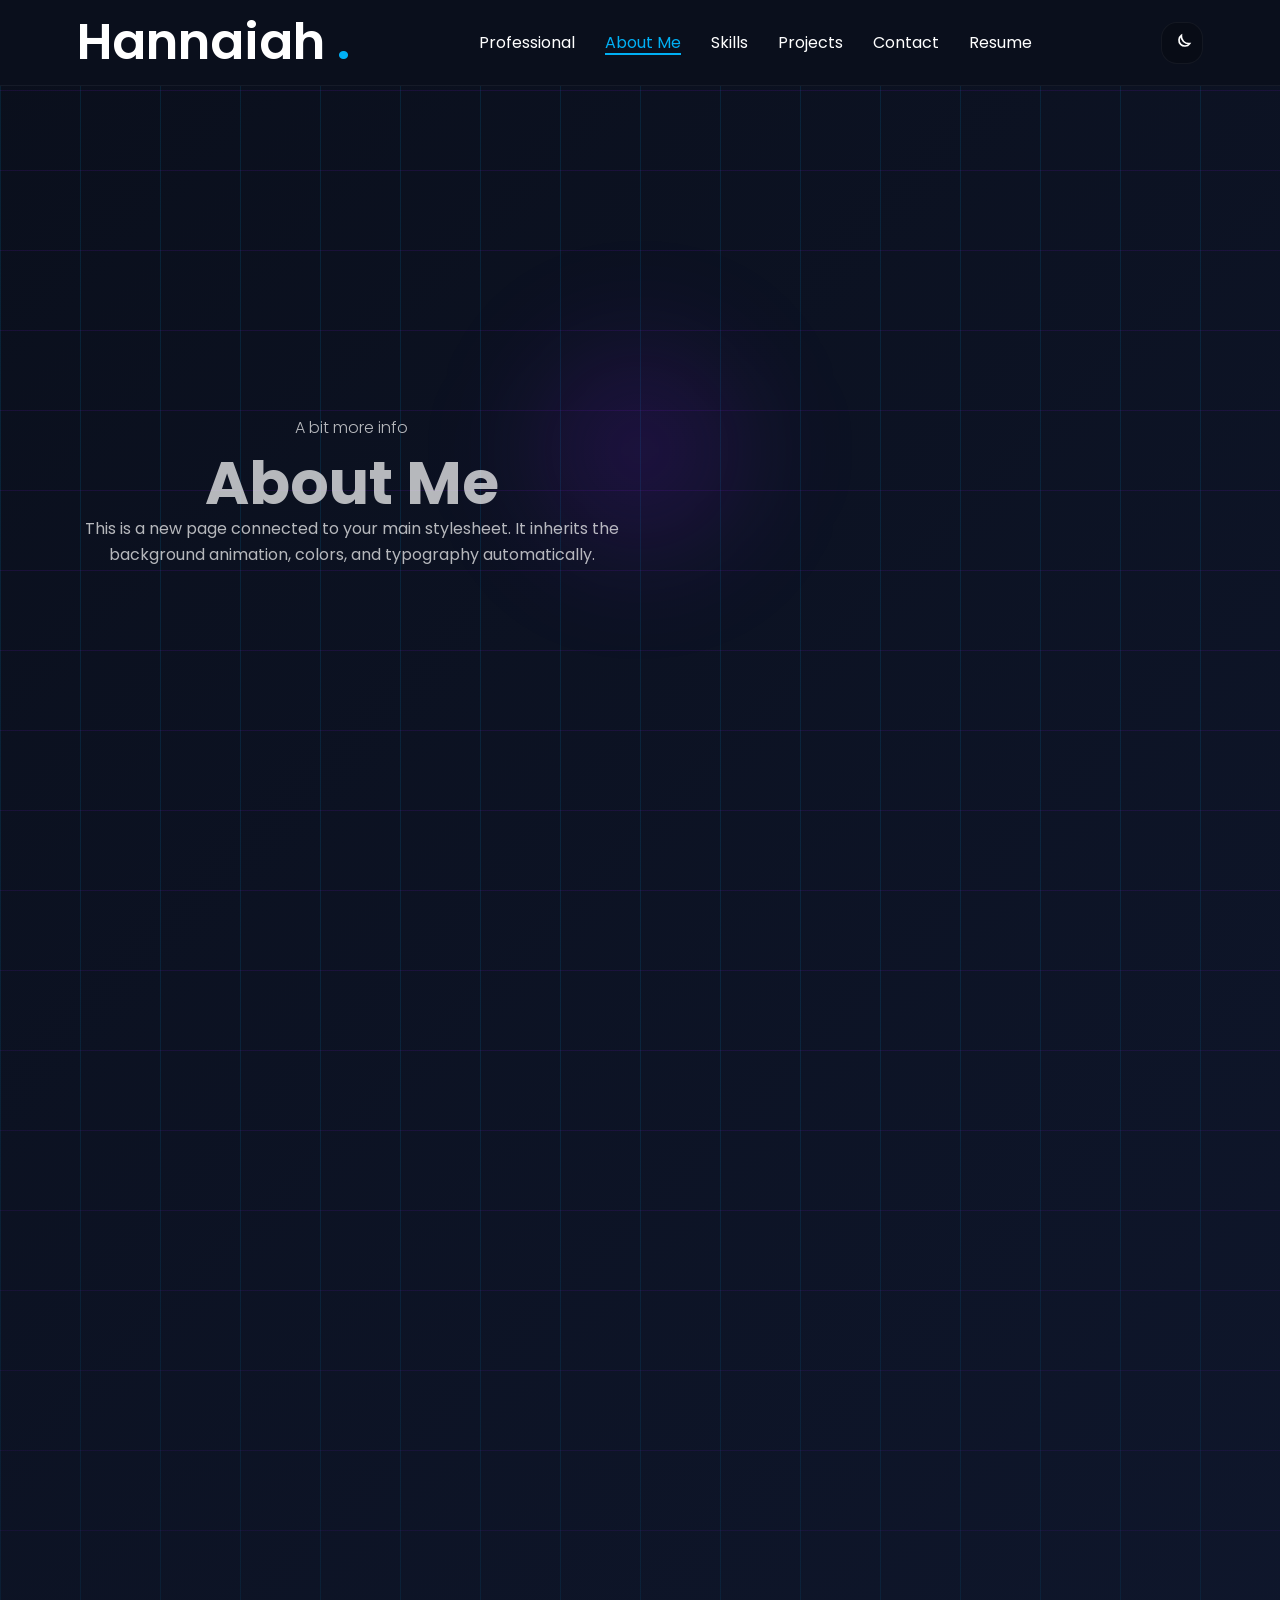
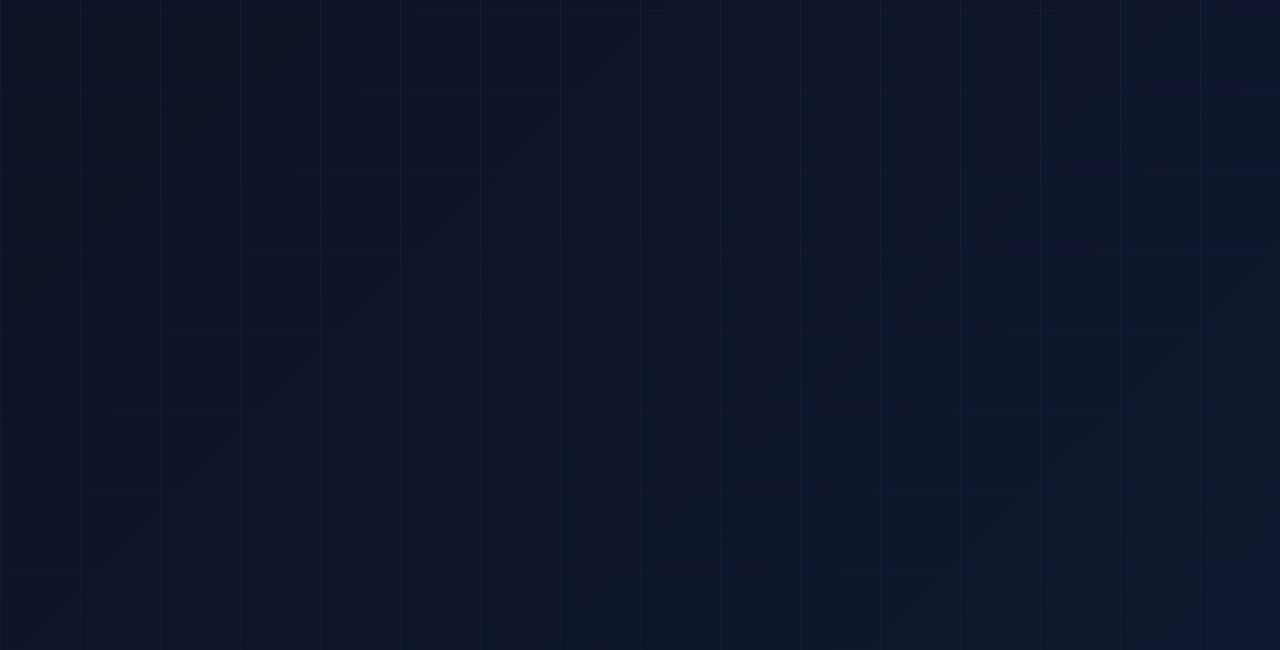
<file: FinalProj/about.html>
<!DOCTYPE html>
<html lang="en">
<head>
    <meta charset="UTF-8">
    <meta name="viewport" content="width=device-width, initial-scale=1.0">
    <title>Hannaiah Rae</title>
    
    <link rel="stylesheet" href="styles.css">

    <link rel="preconnect" href="https://fonts.googleapis.com">
    <link rel="preconnect" href="https://fonts.gstatic.com" crossorigin>
    <link href="https://fonts.googleapis.com/css2?family=Poppins:wght@300;400;600;700&display=swap" rel="stylesheet">
</head>
<body>

    <!-- Navigation Bar -->
<nav>
    <div class="nav-inner">
    <a href="index.html" class="logo">Hannaiah <span>.</span></a>

    <button id="nav-toggle" class="nav-toggle" aria-label="Toggle menu"></button>

    <div class="nav-links">
        <a href="index.html">Professional</a>
        <a href="about.html"class="active" aria-current="page">About Me</a>
        <a href="#">Skills</a>
        <a href="#">Projects</a>
        <a href="contact.html">Contact</a>
        <a href="resume.html">Resume</a>
    </div>

    <button id="theme-toggle" class="theme-toggle" aria-label="Toggle dark/light mode">
    <!-- Moon Icon -->
    <svg class="icon-moon" viewBox="0 0 24 24" fill="none" stroke="currentColor" stroke-width="2">
        <path d="M21 12.79A9 9 0 0 1 11.21 3 
        7 7 0 1 0 21 12.79z"></path>
    </svg>

    <!-- Sun Icon -->
    <svg class="icon-sun" viewBox="0 0 24 24" fill="none" stroke="currentColor" stroke-width="2">
        <circle cx="12" cy="12" r="5"></circle>
        <line x1="12" y1="1" x2="12" y2="3"></line>
        <line x1="12" y1="21" x2="12" y2="23"></line>
        <line x1="4.22" y1="4.22" x2="5.64" y2="5.64"></line>
        <line x1="18.36" y1="18.36" x2="19.78" y2="19.78"></line>
        <line x1="1" y1="12" x2="3" y2="12"></line>
        <line x1="21" y1="12" x2="23" y2="12"></line>
        <line x1="4.22" y1="19.78" x2="5.64" y2="18.36"></line>
        <line x1="18.36" y1="5.64" x2="19.78" y2="4.22"></line>
    </svg>
    </button>
    </div>
</nav>

    <!-- Main Content Section (Reusing 'hero' class for layout consistency) -->
    <section class="hero about-hero">
        <div class="hero-left">
            <h4>A bit more info</h4>
            <h1>About Me</h1>
            <p>
                This is a new page connected to your main stylesheet. 
                It inherits the background animation, colors, and typography automatically.
            </p>
        </div>
    </section>

    <!-- Script for interactive elements -->
    <script src="javascript.js"></script>
</body>
</html>
</file>
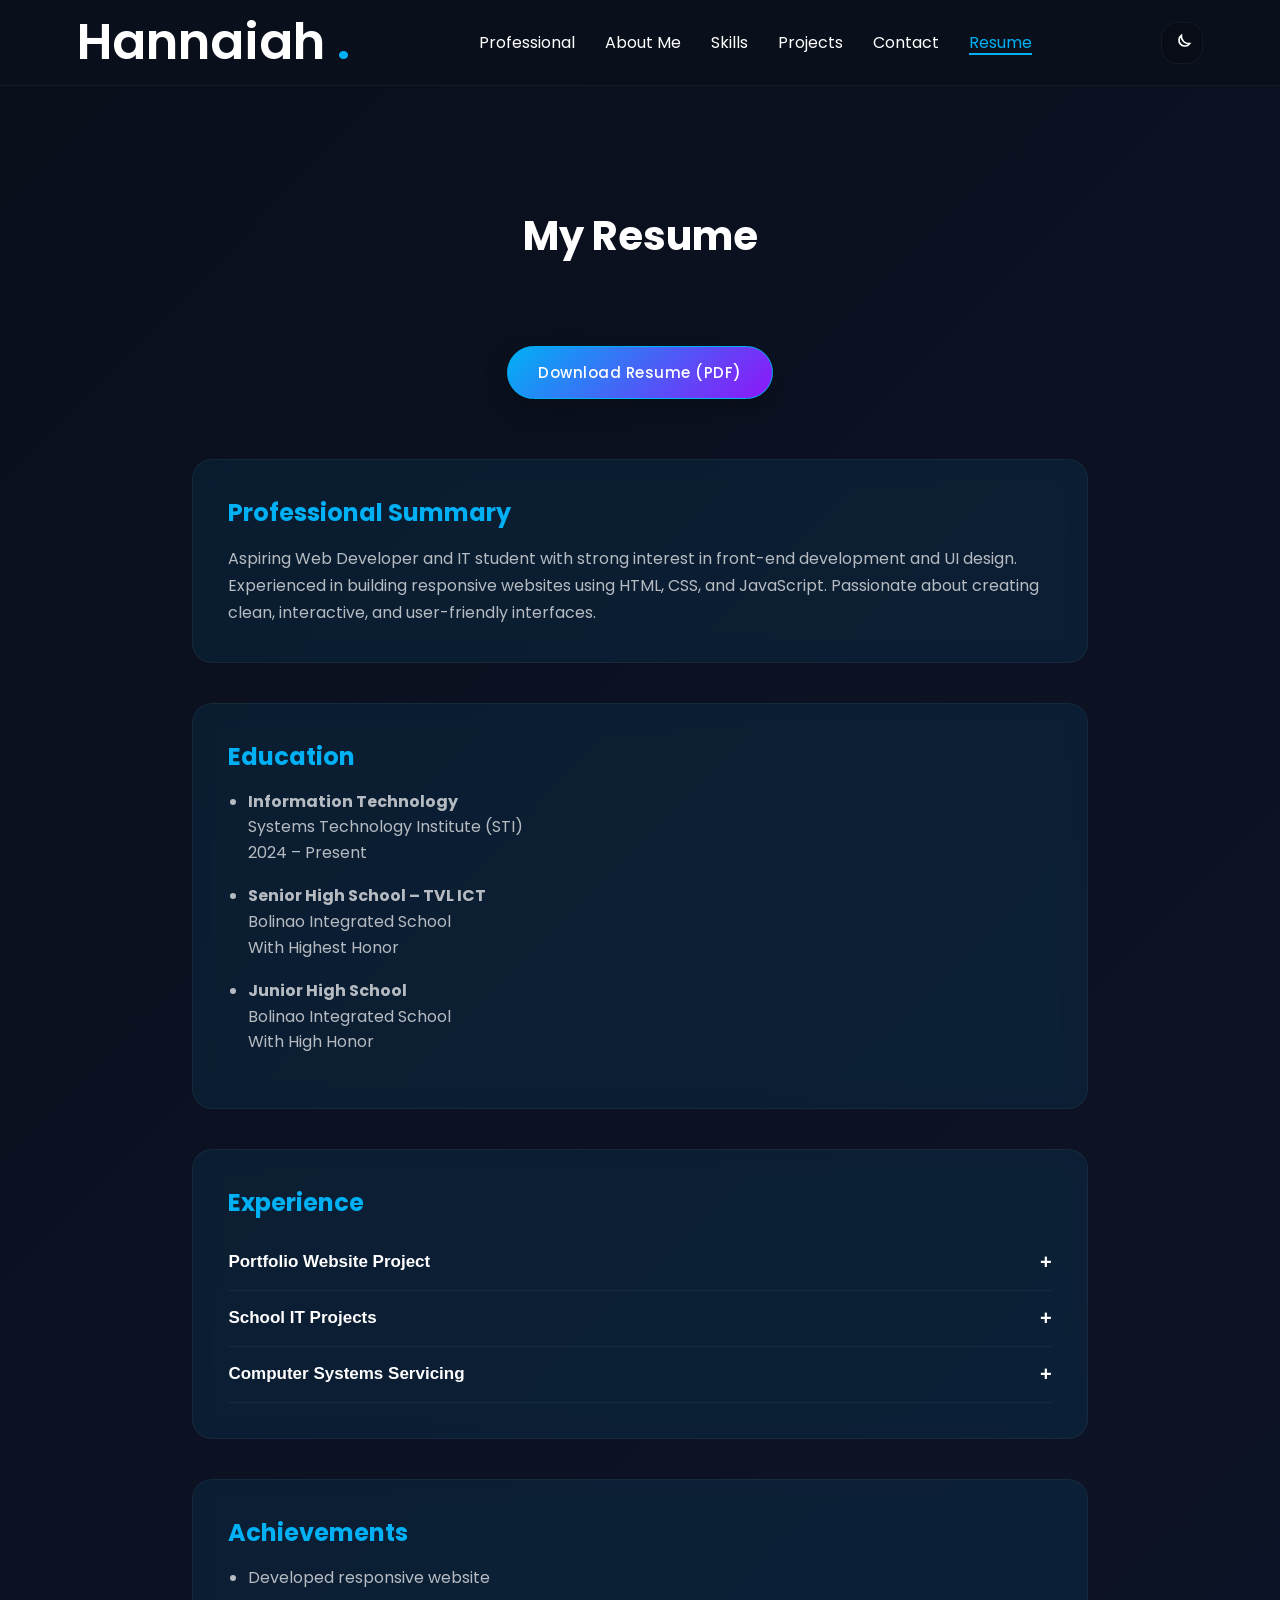
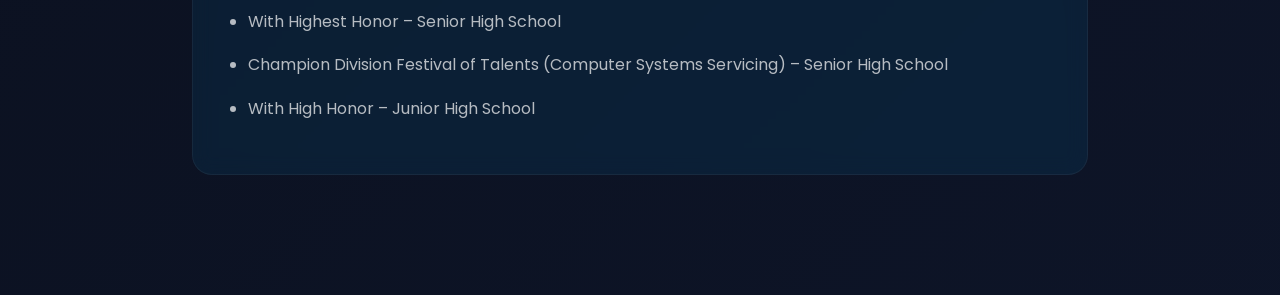
<file: FinalProj/resume.html>
<!DOCTYPE html>
<html lang="en">
<head>
<meta charset="UTF-8">
<meta name="viewport" content="width=device-width, initial-scale=1.0">
<title>Hannaiah Rae</title>

<link rel="stylesheet" href="styles.css">

<link rel="preconnect" href="https://fonts.googleapis.com">
<link rel="preconnect" href="https://fonts.gstatic.com" crossorigin>
<link href="https://fonts.googleapis.com/css2?family=Poppins:wght@300;400;600;700&display=swap" rel="stylesheet">
</head>

<body>
<nav>
    <div class="nav-inner">
    <a href="index.html" class="logo">Hannaiah <span>.</span></a>

    <button id="nav-toggle" class="nav-toggle" aria-label="Toggle menu"></button>

    <div class="nav-links">
        <a href="index.html">Professional</a>
        <a href="about.html">About Me</a>
        <a href="#">Skills</a>
        <a href="#">Projects</a>
        <a href="contact.html">Contact</a>
        <a href="resume.html"class="active" aria-current="page">Resume</a>
    </div>

    <button id="theme-toggle" class="theme-toggle" aria-label="Toggle dark/light mode">
    <!-- Moon Icon -->
    <svg class="icon-moon" viewBox="0 0 24 24" fill="none" stroke="currentColor" stroke-width="2">
        <path d="M21 12.79A9 9 0 0 1 11.21 3 
        7 7 0 1 0 21 12.79z"></path>
    </svg>

    <!-- Sun Icon -->
    <svg class="icon-sun" viewBox="0 0 24 24" fill="none" stroke="currentColor" stroke-width="2">
        <circle cx="12" cy="12" r="5"></circle>
        <line x1="12" y1="1" x2="12" y2="3"></line>
        <line x1="12" y1="21" x2="12" y2="23"></line>
        <line x1="4.22" y1="4.22" x2="5.64" y2="5.64"></line>
        <line x1="18.36" y1="18.36" x2="19.78" y2="19.78"></line>
        <line x1="1" y1="12" x2="3" y2="12"></line>
        <line x1="21" y1="12" x2="23" y2="12"></line>
        <line x1="4.22" y1="19.78" x2="5.64" y2="18.36"></line>
        <line x1="18.36" y1="5.64" x2="19.78" y2="4.22"></line>
    </svg>
    </button>
    </div>
</nav>
<!-- RESUME SECTION -->

<section class="resume">

    <h1 class="section-title">My Resume</h1>

        <div class="resume-download">
        <a href="hannaiah resume.pdf" download class="download-btn">Download Resume (PDF)</a>
        </div>
<div class="resume-container">

<!-- SUMMARY -->

    <div class="resume-summary">

        <h2>Professional Summary</h2>

            <p>Aspiring Web Developer and IT student with strong interest in front-end
            development and UI design. Experienced in building responsive websites
            using HTML, CSS, and JavaScript. Passionate about creating clean,
            interactive, and user-friendly interfaces.</p>
        </div>

<!-- EDUCATION -->

    <div class="resume-block">

        <h2>Education</h2>

    <ul>
    <li>
        <strong>Information Technology</strong><br>
            Systems Technology Institute (STI)<br>
            2024 – Present
    </li>

    <li>
        <strong>Senior High School – TVL ICT</strong><br>
         Bolinao Integrated School<br>
        With Highest Honor
    </li>

    <li>
        <strong>Junior High School</strong><br>
        Bolinao Integrated School<br>
       With High Honor
    </li>   
</ul>

</div>


<!-- EXPERIENCE ACCORDION -->

        <div class="resume-block">
            <h2>Experience</h2>
        <div class="accordion">
            <div class="accordion-item">
                <button class="accordion-header">Portfolio Website Project</button>
        <div class="accordion-content">
            <p>Designed and developed a responsive personal portfolio using
            HTML, CSS, and JavaScript. Implemented scroll animations,
            hover interactions, and interactive UI components.</p>
        </div>
            </div>
            <div class="accordion-item">
                <button class="accordion-header">School IT Projects</button>
            <div class="accordion-content">
                <p>Created multiple small web applications and interface layouts
                    as part of school IT coursework including login pages,
                    portfolio layouts, and responsive navigation systems.</p>
            </div>
        </div>
            <div class="accordion-item">
                <button class="accordion-header">Computer Systems Servicing</button>
            <div class="accordion-content">
                <p>Completed practical training on computer hardware
                    troubleshooting, OS installation, and network setup
                    during the TVL-ICT program.</p>
            </div>
        </div>
    </div>
</div>

<!-- ACHIEVEMENTS -->

<div class="resume-block">
    <h2>Achievements</h2>

        <ul>
        <li>Developed responsive website</li>
        <li>With Highest Honor – Senior High School</li>
        <li>Champion Division Festival of Talents (Computer Systems Servicing) – Senior High School</li>
        <li>With High Honor – Junior High School</li>
        </ul>
</div>
</div>
</section>
<script src="javascript.js"></script>
</body>
</html>
</file>
<file: FinalProj/styles.css>
:root {
    --bg: #0a0f1c;
    --text: #ffffff;
    --accent: #00b0f5;
    --accent2: #8e15f8;
    --muted: rgba(255,255,255,0.7);
    --card-bg: rgba(0,176,245,0.08);
    --border: rgba(255,255,255,0.05);
}

body.light {
    --bg: #f5f7fb;
    --text: #0a0f1c;
    --accent:  #2980b9;
    --accent2: #8e15f8;
    --muted: rgba(0,0,0,0.6);
    --card-bg: rgba(0,176,245,0.12);
    --border: rgba(0,0,0,0.1);
}

*{
    margin:0;
    padding:0;
    box-sizing:border-box;
}

body{
    font-family:'Poppins', sans-serif;
    background: linear-gradient(-45deg, #0a0f1c, #111a33, #0a0f1c);
    background-size: 400% 400%;
    animation: bgFlow 20s ease infinite;
    color: var(--text);
    margin: 0;
    padding: 0;
    overflow: auto;
}

@keyframes bgFlow {
    0% { background-position: 0% 50%; }
    50% { background-position: 100% 50%; }
    100% { background-position: 0% 50%; }
}

nav {
    position: sticky;
    top: 0;
    z-index: 999;

    width: 100%;
    background: var(--bg); /* FULL SOLID */
    border-bottom: 1px solid var(--border);

    transition: all 0.3s ease;
}

/* INNER CONTAINER */
nav .nav-inner {
    max-width: 1400px;
    margin: 0 auto;
    padding: 5px 6%;

    display: flex;
    justify-content: space-between;
    align-items: center;
}

/* SCROLL EFFECT */
nav.scrolled {
    background: rgba(10, 15, 28, 0.95);
    padding: 0;
}

nav.scrolled .nav-inner {
    padding: 14px 6%;
}
.nav-links{
    display:flex;
    gap:30px;
}
.nav-toggle span {
    display: block;
    width: 80%;
    height: 10px;
    background: var(--text);
    border-radius: 999px;
    margin: 5px auto;
    box-shadow: 0 2px 12px rgba(0, 0, 0, 0.35);
    transition: transform 0.25s ease, opacity 0.25s ease;
}

nav.open .nav-toggle span:nth-child(1) {
    transform: translateY(9px) rotate(45deg);
}

nav.open .nav-toggle span:nth-child(2) {
    opacity: 0;
}

nav.open .nav-toggle span:nth-child(3) {
    transform: translateY(-9px) rotate(-45deg);
}

.nav-toggle {
    display: none;
    background: transparent;
    border: none;
    cursor: pointer;
    width: 46px;
    height: 46px;
    position: relative;
}

.nav-links a{
    text-decoration:none;
    color: var(--text);
    font-weight:400;
    transition:0.3s;
    padding: 2px 0; /* keep size consistent on hover */
}

/* Underline only for the current/active page link */
.nav-links a.active,
.nav-links a[aria-current="page"] {
    text-decoration: 2px underline;
    text-underline-offset: 5px;
    color: var(--accent);
}

.nav-links a:not(.active):hover,
.nav-links a:not([aria-current="page"]):hover {
    text-decoration: none;
    color: var(--accent);
}
/* Glow center */
.hero::after,
.stats::after {
    content: "";
    position: absolute;
    top: 50%;
    left: 50%;
    transform: translate(-50%, -50%);
    width: 300px;
    height: 300px;
    background: radial-gradient(circle, rgba(142, 21, 248, 0.2), transparent 70%);
    filter: blur(50px);
    z-index: -1;
}
/* VORTEX BACKGROUND */
.hero::before{
    content: "";
    position: absolute;
    top: -150%;
    left: -150%;
    width: 400%;
    height: 400%;

    background-image: 
        linear-gradient(rgba(142, 21, 248, 0.12) 1.5px, transparent 1.5px),
        linear-gradient(90deg, rgba(0, 176, 245, 0.12) 1.5px, transparent 1.5px);

    background-size: 80px 80px;

    -webkit-mask-image: radial-gradient(circle, rgba(0,0,0,1) 20%, rgba(0,0,0,0) 80%);
    mask-image: radial-gradient(circle, rgba(0,0,0,1) 20%, rgba(0,0,0,0) 80%);

    animation: extremeVortex 30s cubic-bezier(0.45, 0.05, 0.55, 0.95) infinite alternate;

    z-index: -1;
}
@keyframes extremeVortex {
    0% {
        transform: perspective(600px) rotate(0deg) scale(1) translateZ(0);
    }
    100% {
        transform: perspective(600px) rotate(45deg) scale(1.6) translateZ(100px);
    }
}
.logo{
    font-size:50px;
    font-weight:600;
    text-decoration: none;
    color: var(--text);
}

.logo span{
    color:var(--accent);
}
.hero {
    height: calc(100vh - 80px);

    display: flex;
    flex-direction: column;
    justify-content: center; /* CENTER EVERYTHING */

    max-width: 1400px;
    margin: 0 auto;
    padding: 60px 6% 80px; /* extra bottom padding */

    gap: 50px; /* more controlled spacing */
    overflow: hidden;
}
.hero-top {
    display: flex;
    justify-content: space-between;
    align-items: center;
    gap: 40px;
    margin-bottom: 120px;
}
.theme-toggle {
    display:inline-flex;
    align-items:center;
    justify-content:center;
    width:42px;
    height:42px;
    border-radius:16px;
    border:1px solid var(--border);
    background: rgba(0,0,0,0.2);
    color: var(--text);
    font-size: 18px;
    cursor: pointer;
    transition: 0.25s;
}

.theme-toggle:hover {
    background: rgba(0,0,0,0.35);
}

body.light .theme-toggle {
    border-color: var(--border);
    background: rgba(255,255,255,0.2);
    color: var(--text);
}
.theme-toggle svg {
    width: 20px;
    height: 20px;
    position: absolute;
    transition: 0.3s;
}

/* show only moon by default */
.icon-sun {
    opacity: 0;
}

/* when light mode is active */
body.light .icon-sun {
    opacity: 1;
}

body.light .icon-moon {
    opacity: 0;
}
.hero-left{
    max-width:550px;
    margin-top: 10px;
    line-height: 1.6;
    color: var(--muted);
}

.hero-left h4{
    font-weight:300;
    margin-bottom:10px;
}

.hero-left h1{
    font-size:60px;
    font-weight:700;
    line-height:1.1;
}
.hero-right{
    position:relative;
}
.name {
    position: relative;
    display: inline-block;
    color: var(--accent);
    overflow: hidden;
    cursor: pointer;
    font-size: 90px;
    font-style: oblique;
    transition: 0.4s ease; 
}

.name::before {
    content: "";
    position: absolute;
    left: 0;
    top: 0;
    width: 0%;
    height: 100%;
    background: linear-gradient(to right, var(--accent2), var(--accent));
    z-index: -1;
    transition: 0.4s ease;
    border-radius: 10px;
}
.name:hover::before {
    width: 100%;
    background: linear-gradient(to right, var(--accent), var(--accent2));
}
.name:hover {
    color: var(--text); 
}

.btn-row {
    display:flex;
    flex-wrap: wrap;
    gap: 10px;
    margin-top: 20px;
    justify-content: fr;
    }

    .btn{
    font-size: 14px;
    display:inline-block;
    padding:12px 25px;
    border:1px solid var(--accent);
    border-radius:30px;
    color:var(--accent);
    text-decoration:none;
    transition:0.3s;
}

.btn:hover{
    background:var(--accent);
    color:var(--bg);
}

.social-btn {
    display:inline-flex;
    align-items:center;
    justify-content:center;
    width:44px;
    height:44px;
    border-radius:16px;
    border:1px solid var(--accent);
    background: rgba(0,176,245,0.08);
    color: var(--accent);
    transition:0.3s;
}

.social-btn svg {
    width: 22px;
    height: 22px;
}

.social-btn:hover {
    background: var(--accent);
    color:var(--bg);
}

.profile-img{
    width:450px;
    max-width: 100%;
    height:auto;
    border-radius:50%;
    object-fit:cover;
    box-shadow:-20px 10px 60px -10px var(--accent), 
     20px 10px 60px -10px var(--accent2);
}
.stats{
    display:flex;
    justify-content:space-between;
    align-items:center;
    margin-top: 10px; /* smaller */
    padding-top: 15px; /* reduced */
    border-top:3px solid var(--border);
    flex-wrap: wrap;

}
.stat{
    display:flex;
    flex-direction: column;
    align-items:center;
    text-align: center;
    gap:12px;
    flex:1; 
    min-width: 120px;    
    transition: transform 0.3s ease, filter 0.3s ease, opacity 0.3s ease;                    
}

.stat h2{
    font-size:70px;
    color: var(--accent2);
    margin:0;
    line-height:1;
}

.stat p{
    font-size:14px;
    color: var(--muted);
    margin:0;
}

.stats:hover .stat{
    filter: blur(4px);
    opacity: 0.5;
}

.stats .stat:hover{
    transform: scale(1.08);
    filter: blur(0);
    opacity: 1;
}
.floating-nav {
    position: fixed;
    bottom: 30px;
    left: 50%;
    transform: translate(-50%, 20px);
    background: var(--bg);
    border: 1px solid var(--border);
    padding: 6px;
    border-radius: 50px;
    display: flex;
    gap: 6px;
    z-index: 1000;
    opacity: 0;
    visibility: hidden;
    transition: all 0.3s ease;
    box-shadow: 0 5px 25px rgba(0,0,0,0.3);
}

.floating-nav.visible {
    opacity: 1;
    visibility: visible;
    transform: translate(-50%, 0);
}

.float-btn {
    text-decoration: none;
    color: var(--text);
    padding: 10px 24px;
    border-radius: 40px;
    font-size: 14px;
    font-weight: 500;
    transition: 0.3s;
}

.float-btn:hover {
    color: var(--accent);
}

.float-btn.active {
    background: var(--accent);
    color: var(--bg);
}
/* EDUCATION SECTION */

.education{
    padding:120px 8%;
    max-width:1200px;
    margin:auto;
}

.section-title{
    font-size:40px;
    margin-bottom:80px;
    text-align:center;
}

.timeline{
    position:relative;
    max-width:900px;
}

/* vertical line */

.timeline-line{
    position:absolute;
    left: 250px;
    top:0;
    width:4px;
    height:0;
    background:var(--accent);
    transition:height 0.3s ease;
}

/* timeline item */

.timeline-item{
    display:flex;
    align-items:flex-start;
    margin-bottom:120px;
    opacity:0;
    transform:translateY(40px);
    transition:all 0.8s ease;
    position:relative;
}

.timeline-item.show{
    opacity:1;
    transform:translateY(0);
}

/* YEAR */

.timeline-year{
    width:130px;
    font-size:80px;
    font-weight:800;
    font-family: 'Poppins', sans-serif;
    letter-spacing:4px;
    color:var(--accent2);
    position:relative;
    text-align:center;

}

/* BULLET ON LINE */

.timeline-item::before{
    content:"";
    position:absolute;
    left:237px;
    top:20px;
    width:30px;
    height:30px;
    border-radius:50%;
    background:var(--accent);
    box-shadow:0 0 12px var(--accent);
}

/* CONTENT */

.timeline-content{
    margin-left:200px;
    max-width:650px;
}

.timeline-content h3{
    font-size:26px;
    margin-bottom:10px;
}

.honor{
    color:var(--accent);
    font-weight:600;
}

/* IMAGES LAYOUT */

.timeline-images{
    margin-top:25px;
    display:flex;
    flex-direction:column;
    gap:18px;
}

/* IMAGE STYLE */

.timeline-images img{
    width: 400px;          /* bigger */
    max-width:100%;
    height:auto;              /* keeps landscape orientation */
    object-fit:cover;
    border-radius:14px;
    box-shadow:0 10px 30px rgba(0,0,0,0.35);
    transition:0.35s ease;
}

/* FIRST IMAGE (upper) */

.timeline-images img:first-child{
    transform:rotate(-4deg);
}

/* SECOND IMAGE (lower) */

.timeline-images img:nth-child(2){
    transform:rotate(4deg);
    margin-left:40px;
}

/* HOVER EFFECT */

.timeline-images img:hover{
    transform:rotate(0deg) scale(1.05);
}
/* --- About Page Specifics --- */
.about-hero {
    justify-content: center; /* Centers the content block horizontally */
}

.about-hero .hero-left {
    text-align: center; /* Centers the text inside the block */
}
/* ======================== */
/* SKILLS SECTION */
/* ======================== */

.skills{
    max-width: 1400px;
    margin: 0 auto;
    padding-left: 6%;
    padding-right: 6%;
}

.skills-grid{
display:grid;
grid-template-columns:repeat(auto-fit,minmax(220px,1fr));
gap:30px;
margin-top:60px;
}

/* SKILL CARD */

.skill-card{
background:rgba(255,255,255,0.05);
padding:25px;
border-radius:12px;
text-align:center;
display:flex;
flex-direction:column;
justify-content:space-between;
height:220px;
transition:0.3s;
}

.skill-card:hover{
transform:translateY(-6px);
box-shadow:0 10px 20px rgba(0,0,0,0.2);
}

.skill-card img{
width:70px;
height:70px;
object-fit:contain;
margin:0 auto 12px;
transition:0.3s;
}

.skill-card:hover img{
transform:scale(1.15);
}

.skill-card h3{
font-size:18px;
margin-bottom:15px;
}

/* HOVER EFFECT */

.skill-card:hover{
transform:translateY(-10px) scale(1.03);
box-shadow:0 20px 40px rgba(0,0,0,0.3);
border-color:var(--accent);
}

.skill-card:hover img{
transform:rotate(10deg) scale(1.15);
}

/* SKILL BAR */

.skill-bar{
width:100%;
height:8px;
background:rgba(255,255,255,0.08);
border-radius:20px;
overflow:hidden;
}

.skill-progress{
height:100%;
width:0;
background:linear-gradient(90deg,var(--accent),var(--accent2));
border-radius:20px;
transition:width 1.2s ease;
}

/* ======================== */
/* SOFT SKILLS */
/* ======================== */

.soft-title{
margin-top:100px;
}

.soft-skills{
display:flex;
flex-wrap:wrap;
gap:20px;
justify-content:center;
margin-top:40px;
}

.soft-card{
padding:15px 28px;
border-radius:30px;
background:var(--card-bg);
border:1px solid var(--border);
font-size:14px;
transition:0.3s;
}

.soft-card:hover{
background:var(--accent);
color:var(--bg);
transform:scale(1.08);
}

.footer{
    margin-top:80px;
    padding:20px 0;
    text-align:center;
    color:var(--muted);
    font-size:14px;
}
/* --- Contact Page Specifics --- */
.contact-hero {
    display: flex;
    flex-direction: row;
    justify-content: space-between; /* pushes left & right apart */
    align-items: center; /* align top */
    gap: 20px;
}

.contact-methods {
    margin-top: 20px;
    display: flex;
    flex-direction: column;
    gap: 15px;
}

.method a {
    color: var(--text);
    text-decoration: none;
    font-size: 18px;
    margin-left: 10px;
    transition: 0.3s;
}

.method a:hover {
    color: var(--accent);
}

.contact-form-wrapper {
    margin-left: auto;
    width: 100%;
    max-width: 500px;
    background: var(--card-bg);
    padding: 30px;
    border-radius: 20px;
    border: 1px solid var(--border);
    flex: 1;
    display: flex;
    justify-content: flex-end;
}
.contact-info,
.contact-form-wrapper {
    flex: 1;
}

.form-group label {
    display: block;
    margin-bottom: 8px;
    font-weight: 500;
}

.form-group input, 
.form-group textarea {
    width: 100%;
    padding: 12px 16px;
    border-radius: 10px;
    border: 1px solid var(--border);
    background: rgba(0,0,0,0.2);
    color: var(--text);
    font-family: 'Poppins', sans-serif;
    outline: none;
    transition: 0.3s;
}

.form-group input:focus,
.form-group textarea:focus {
    border-color: var(--accent);
    background: rgba(0,0,0,0.3);
}

/* Validation Styles */
.error-msg{
    color: #ff4d4d;
    font-size: 12px;
    visibility: hidden;
}

.form-group.error input,
.form-group.error textarea {
    border-color: #ff4d4d;
}

.form-group.error .error-msg {
    display: block;
}
/* ============================= */
/* RESUME PAGE */
/* ============================= */

.resume{
    padding:120px 8%;
    max-width:1100px;
    margin:auto;
}

/* DOWNLOAD BUTTON */

.resume-download{
    display:flex;
    justify-content:center;
    margin-bottom:60px;
}

.download-btn{
    padding:14px 30px;
    border-radius:40px;
    border:1px solid var(--accent);
    background: linear-gradient(135deg,var(--accent),var(--accent2));
    color:white;
    text-decoration:none;
    font-weight:500;
    font-size:15px;
    letter-spacing:0.5px;
    transition:0.35s;
    box-shadow:0 10px 25px rgba(0,0,0,0.25);
}

.download-btn:hover{
    transform:translateY(-3px) scale(1.04);
    box-shadow:0 15px 35px rgba(0,0,0,0.35);
}

/* CONTAINER */

.resume-container{
    display:flex;
    flex-direction:column;
    gap:40px;
}

/* RESUME CARDS */

.resume-block,
.resume-summary{
    background:var(--card-bg);
    border:1px solid var(--border);
    padding:35px;
    border-radius:20px;
    backdrop-filter:blur(10px);
}

/* TITLES */

.resume h2{
    font-size:24px;
    margin-bottom:15px;
    color:var(--accent);
}

.resume-summary p{
    color:var(--muted);
    line-height:1.7;
}

/* LIST STYLE */

.resume-block ul{
    margin-top:15px;
    padding-left:20px;
}

.resume-block li{
    margin-bottom:18px;
    line-height:1.6;
    color:var(--muted);
}

.accordion{
    margin-top:10px;
}

.accordion-item{
    border-bottom:1px solid var(--border);
}

.accordion-header{
    width:100%;
    text-align:left;
    background:none;
    border:none;
    padding:16px 0;
    font-size:17px;
    font-weight:600;
    color:var(--text);
    cursor:pointer;
    display:flex;
    justify-content:space-between;
    align-items:center;
    transition:0.3s;
}

.accordion-header:hover{
    color:var(--accent);
}

.accordion-header::after{
    content:"+";
    font-size:20px;
    transition:0.3s;
}

.accordion-item.active .accordion-header::after{
    content:"–";
}

/* CONTENT */

.accordion-content{
    max-height:0;
    overflow:hidden;
    transition:max-height 0.35s ease;
}

.accordion-content p{
    padding:10px 0 20px 0;
    color:var(--muted);
    line-height:1.6;
}
</file>
